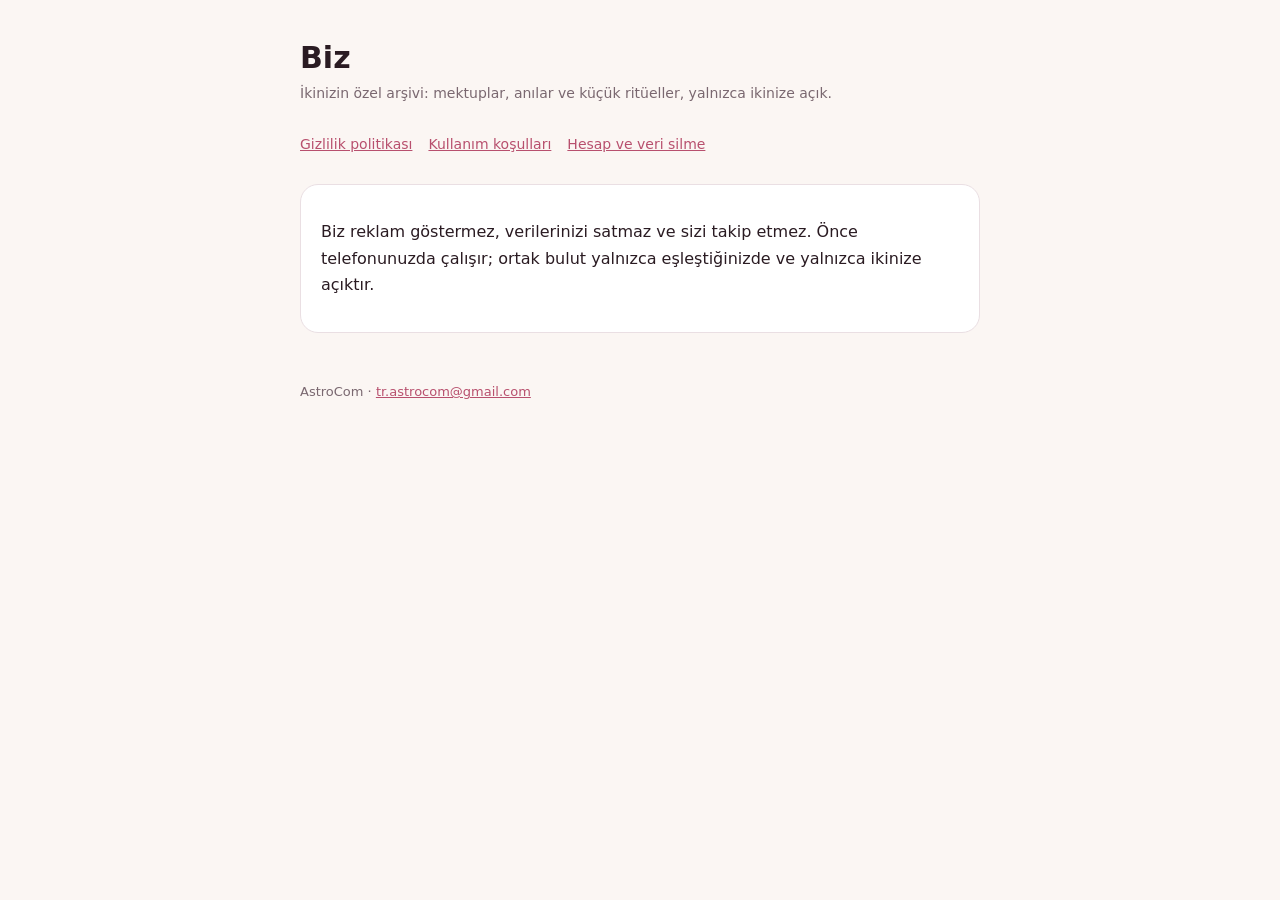
<file: index.html>
<!doctype html>
<html lang="tr">
<head>
<meta charset="utf-8">
<meta name="viewport" content="width=device-width,initial-scale=1">
<title>Biz</title>
<meta name="description" content="Biz: iki kişinin özel arşivi. Mektuplar, anılar ve küçük ritüeller, yalnızca ikinize açık.">
<link rel="stylesheet" href="stil.css">
</head>
<body>
<main>
<h1>Biz</h1>
<p class="alt">İkinizin özel arşivi: mektuplar, anılar ve küçük ritüeller, yalnızca ikinize açık.</p>
<nav><a href="gizlilik.html">Gizlilik politikası</a><a href="kosullar.html">Kullanım koşulları</a><a href="hesap-silme.html">Hesap ve veri silme</a></nav>
<div class="kart">
<p>Biz reklam göstermez, verilerinizi satmaz ve sizi takip etmez. Önce telefonunuzda çalışır; ortak bulut yalnızca eşleştiğinizde ve yalnızca ikinize açıktır.</p>
</div>
<footer>AstroCom · <a href="mailto:tr.astrocom@gmail.com">tr.astrocom@gmail.com</a></footer>
</main>
</body>
</html>
</file>
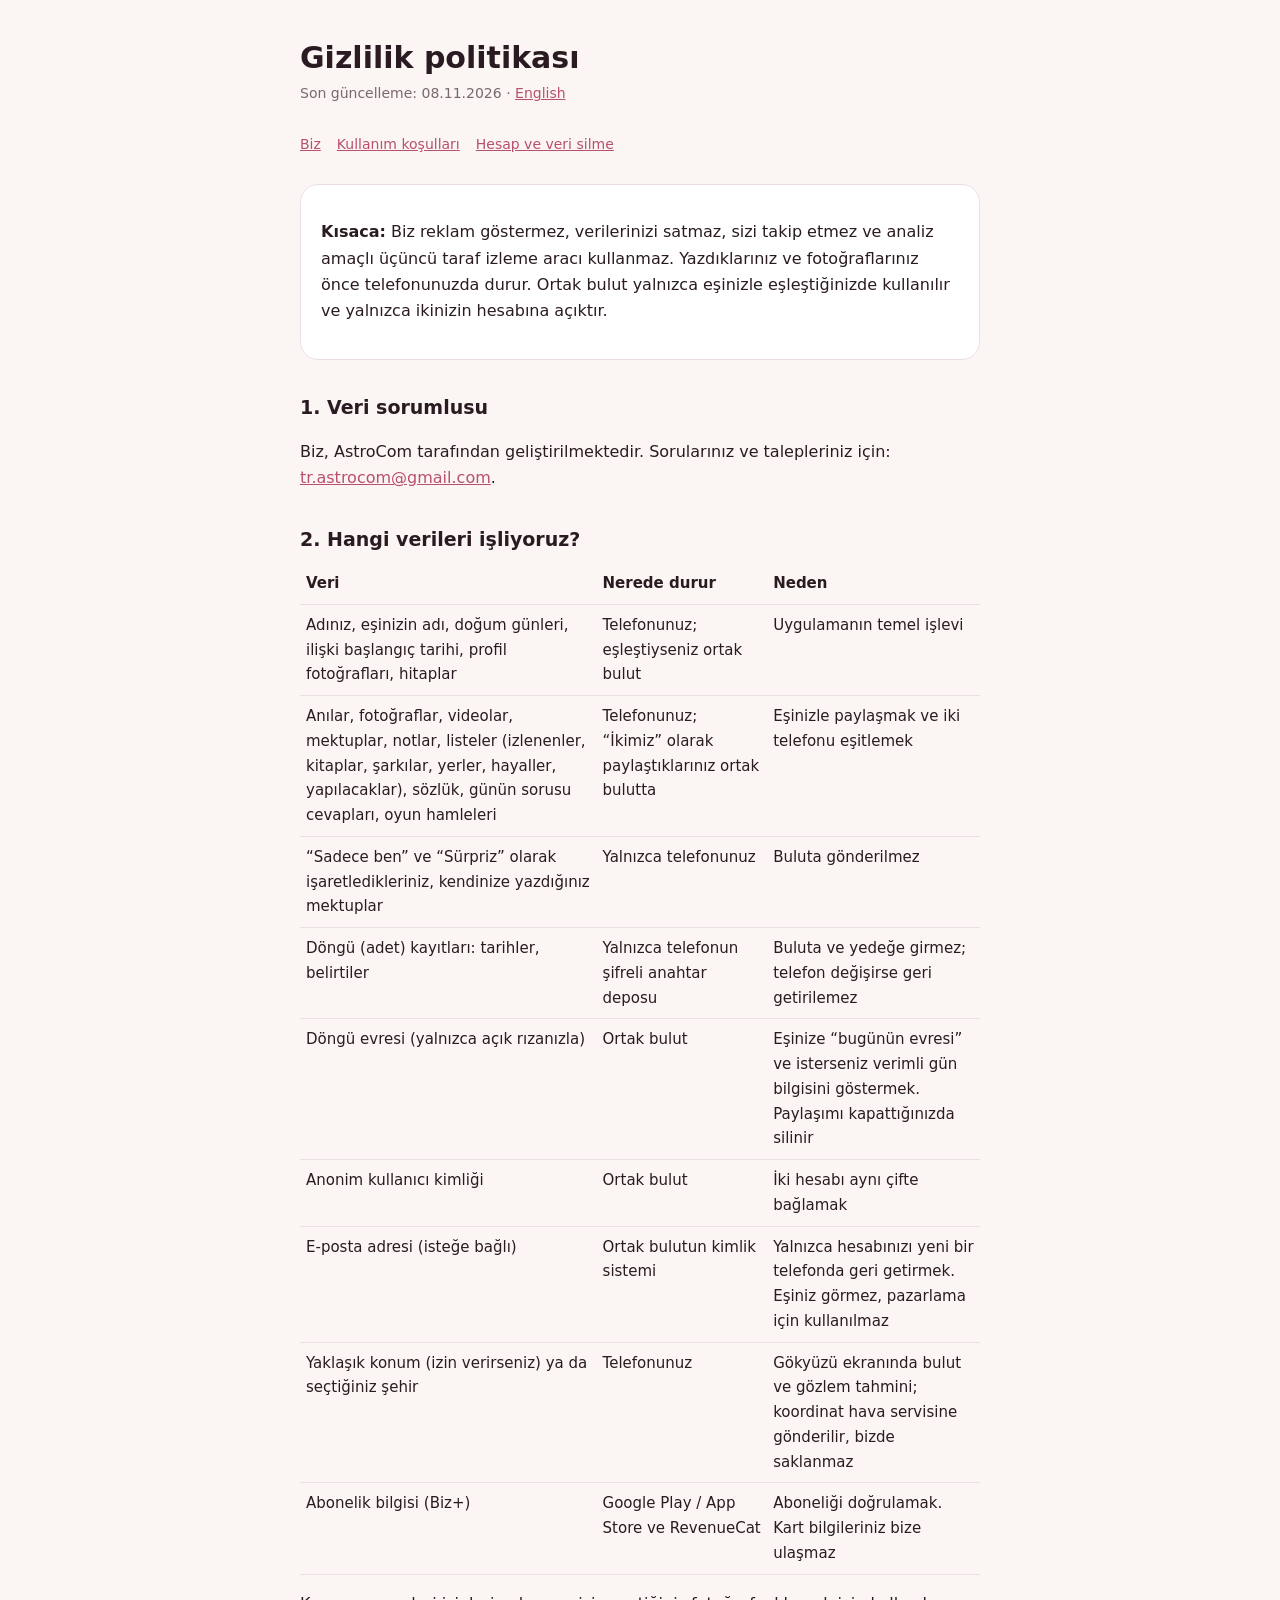
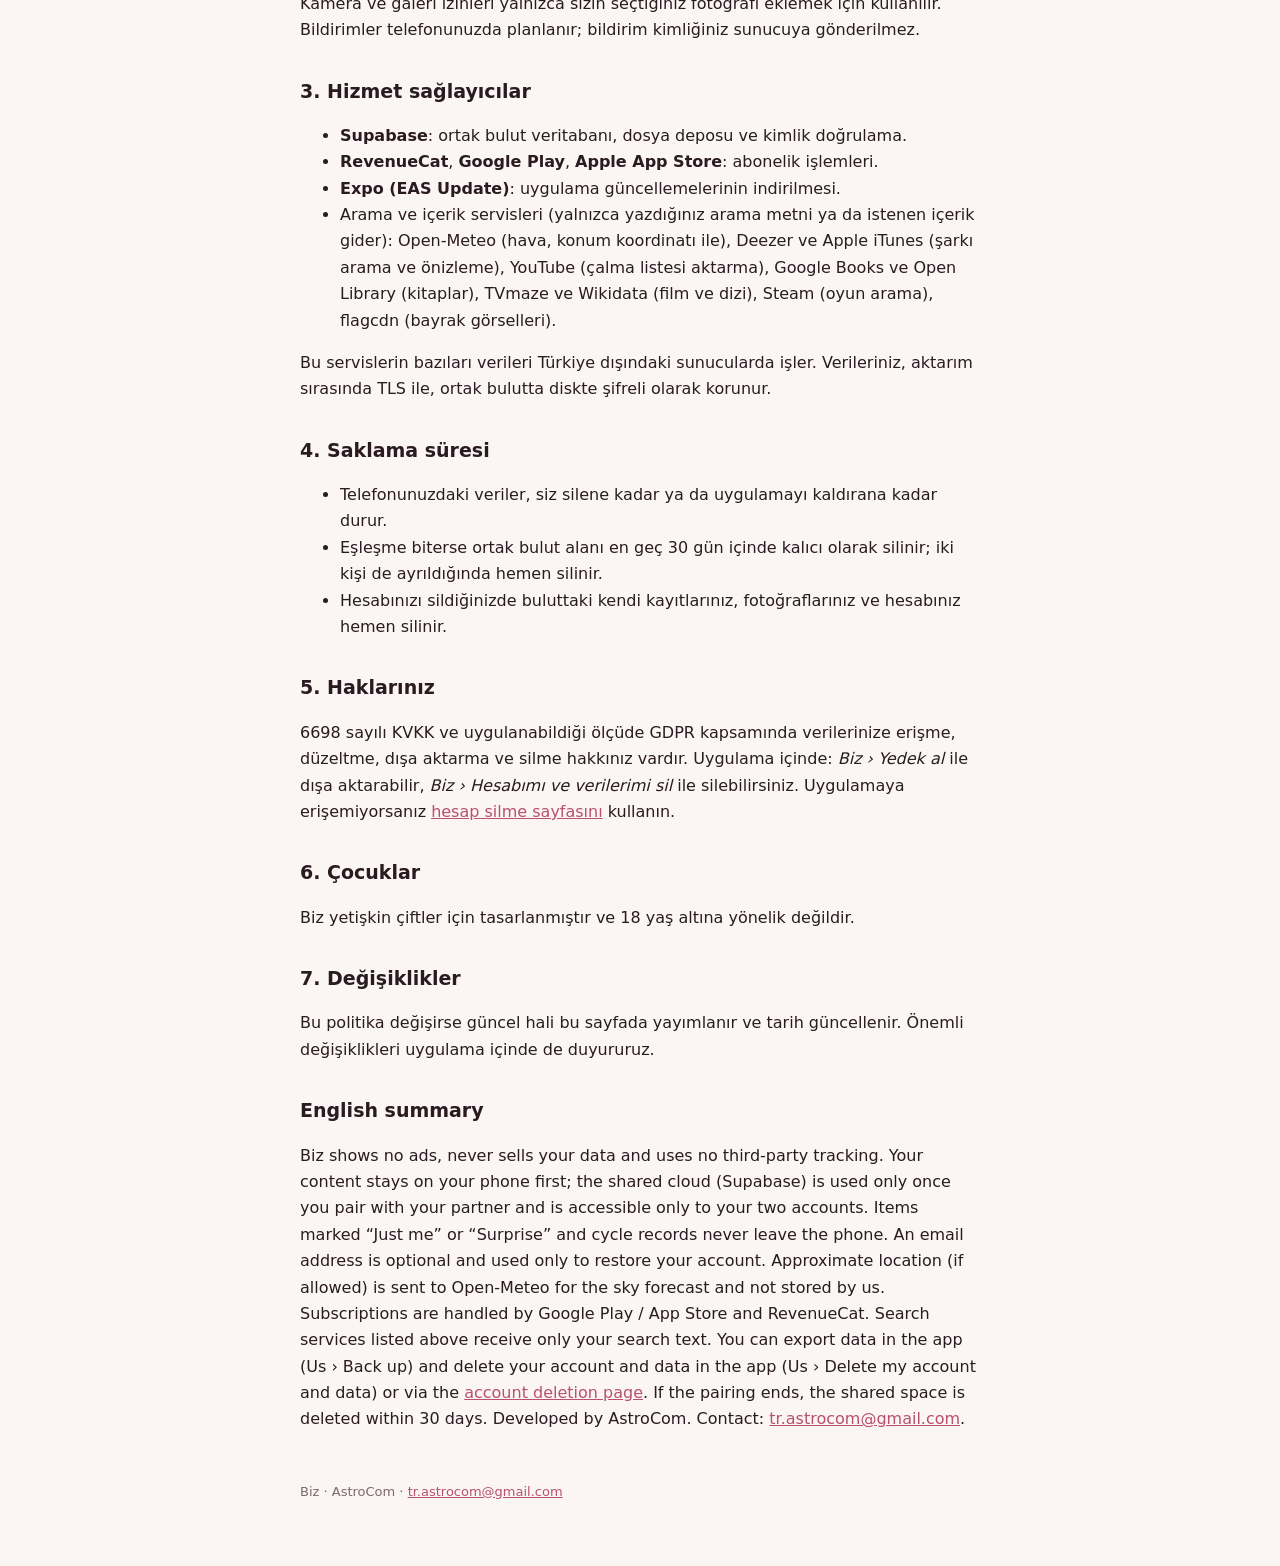
<file: gizlilik.html>
<!doctype html>
<html lang="tr">
<head>
<meta charset="utf-8">
<meta name="viewport" content="width=device-width,initial-scale=1">
<title>Biz Gizlilik Politikası</title>
<link rel="stylesheet" href="stil.css">
</head>
<body>
<main>
<h1>Gizlilik politikası</h1>
<p class="alt">Son güncelleme: 08.11.2026 · <a href="#en">English</a></p>
<nav><a href="index.html">Biz</a><a href="kosullar.html">Kullanım koşulları</a><a href="hesap-silme.html">Hesap ve veri silme</a></nav>

<div class="kart"><p><strong>Kısaca:</strong> Biz reklam göstermez, verilerinizi satmaz, sizi takip etmez ve analiz amaçlı üçüncü taraf izleme aracı kullanmaz. Yazdıklarınız ve fotoğraflarınız önce telefonunuzda durur. Ortak bulut yalnızca eşinizle eşleştiğinizde kullanılır ve yalnızca ikinizin hesabına açıktır.</p></div>

<h2>1. Veri sorumlusu</h2>
<p>Biz, AstroCom tarafından geliştirilmektedir. Sorularınız ve talepleriniz için: <a href="mailto:tr.astrocom@gmail.com">tr.astrocom@gmail.com</a>.</p>

<h2>2. Hangi verileri işliyoruz?</h2>
<table>
<tr><th>Veri</th><th>Nerede durur</th><th>Neden</th></tr>
<tr><td>Adınız, eşinizin adı, doğum günleri, ilişki başlangıç tarihi, profil fotoğrafları, hitaplar</td><td>Telefonunuz; eşleştiyseniz ortak bulut</td><td>Uygulamanın temel işlevi</td></tr>
<tr><td>Anılar, fotoğraflar, videolar, mektuplar, notlar, listeler (izlenenler, kitaplar, şarkılar, yerler, hayaller, yapılacaklar), sözlük, günün sorusu cevapları, oyun hamleleri</td><td>Telefonunuz; “İkimiz” olarak paylaştıklarınız ortak bulutta</td><td>Eşinizle paylaşmak ve iki telefonu eşitlemek</td></tr>
<tr><td>“Sadece ben” ve “Sürpriz” olarak işaretledikleriniz, kendinize yazdığınız mektuplar</td><td>Yalnızca telefonunuz</td><td>Buluta gönderilmez</td></tr>
<tr><td>Döngü (adet) kayıtları: tarihler, belirtiler</td><td>Yalnızca telefonun şifreli anahtar deposu</td><td>Buluta ve yedeğe girmez; telefon değişirse geri getirilemez</td></tr>
<tr><td>Döngü evresi (yalnızca açık rızanızla)</td><td>Ortak bulut</td><td>Eşinize “bugünün evresi” ve isterseniz verimli gün bilgisini göstermek. Paylaşımı kapattığınızda silinir</td></tr>
<tr><td>Anonim kullanıcı kimliği</td><td>Ortak bulut</td><td>İki hesabı aynı çifte bağlamak</td></tr>
<tr><td>E-posta adresi (isteğe bağlı)</td><td>Ortak bulutun kimlik sistemi</td><td>Yalnızca hesabınızı yeni bir telefonda geri getirmek. Eşiniz görmez, pazarlama için kullanılmaz</td></tr>
<tr><td>Yaklaşık konum (izin verirseniz) ya da seçtiğiniz şehir</td><td>Telefonunuz</td><td>Gökyüzü ekranında bulut ve gözlem tahmini; koordinat hava servisine gönderilir, bizde saklanmaz</td></tr>
<tr><td>Abonelik bilgisi (Biz+)</td><td>Google Play / App Store ve RevenueCat</td><td>Aboneliği doğrulamak. Kart bilgileriniz bize ulaşmaz</td></tr>
</table>
<p>Kamera ve galeri izinleri yalnızca sizin seçtiğiniz fotoğrafı eklemek için kullanılır. Bildirimler telefonunuzda planlanır; bildirim kimliğiniz sunucuya gönderilmez.</p>

<h2>3. Hizmet sağlayıcılar</h2>
<ul>
<li><strong>Supabase</strong>: ortak bulut veritabanı, dosya deposu ve kimlik doğrulama.</li>
<li><strong>RevenueCat</strong>, <strong>Google Play</strong>, <strong>Apple App Store</strong>: abonelik işlemleri.</li>
<li><strong>Expo (EAS Update)</strong>: uygulama güncellemelerinin indirilmesi.</li>
<li>Arama ve içerik servisleri (yalnızca yazdığınız arama metni ya da istenen içerik gider): Open-Meteo (hava, konum koordinatı ile), Deezer ve Apple iTunes (şarkı arama ve önizleme), YouTube (çalma listesi aktarma), Google Books ve Open Library (kitaplar), TVmaze ve Wikidata (film ve dizi), Steam (oyun arama), flagcdn (bayrak görselleri).</li>
</ul>
<p>Bu servislerin bazıları verileri Türkiye dışındaki sunucularda işler. Verileriniz, aktarım sırasında TLS ile, ortak bulutta diskte şifreli olarak korunur.</p>

<h2>4. Saklama süresi</h2>
<ul>
<li>Telefonunuzdaki veriler, siz silene kadar ya da uygulamayı kaldırana kadar durur.</li>
<li>Eşleşme biterse ortak bulut alanı en geç 30 gün içinde kalıcı olarak silinir; iki kişi de ayrıldığında hemen silinir.</li>
<li>Hesabınızı sildiğinizde buluttaki kendi kayıtlarınız, fotoğraflarınız ve hesabınız hemen silinir.</li>
</ul>

<h2>5. Haklarınız</h2>
<p>6698 sayılı KVKK ve uygulanabildiği ölçüde GDPR kapsamında verilerinize erişme, düzeltme, dışa aktarma ve silme hakkınız vardır. Uygulama içinde: <em>Biz › Yedek al</em> ile dışa aktarabilir, <em>Biz › Hesabımı ve verilerimi sil</em> ile silebilirsiniz. Uygulamaya erişemiyorsanız <a href="hesap-silme.html">hesap silme sayfasını</a> kullanın.</p>

<h2>6. Çocuklar</h2>
<p>Biz yetişkin çiftler için tasarlanmıştır ve 18 yaş altına yönelik değildir.</p>

<h2>7. Değişiklikler</h2>
<p>Bu politika değişirse güncel hali bu sayfada yayımlanır ve tarih güncellenir. Önemli değişiklikleri uygulama içinde de duyururuz.</p>

<h2 id="en">English summary</h2>
<p>Biz shows no ads, never sells your data and uses no third-party tracking. Your content stays on your phone first; the shared cloud (Supabase) is used only once you pair with your partner and is accessible only to your two accounts. Items marked “Just me” or “Surprise” and cycle records never leave the phone. An email address is optional and used only to restore your account. Approximate location (if allowed) is sent to Open-Meteo for the sky forecast and not stored by us. Subscriptions are handled by Google Play / App Store and RevenueCat. Search services listed above receive only your search text. You can export data in the app (Us › Back up) and delete your account and data in the app (Us › Delete my account and data) or via the <a href="hesap-silme.html">account deletion page</a>. If the pairing ends, the shared space is deleted within 30 days. Developed by AstroCom. Contact: <a href="mailto:tr.astrocom@gmail.com">tr.astrocom@gmail.com</a>.</p>

<footer>Biz · AstroCom · <a href="mailto:tr.astrocom@gmail.com">tr.astrocom@gmail.com</a></footer>
</main>
</body>
</html>
</file>
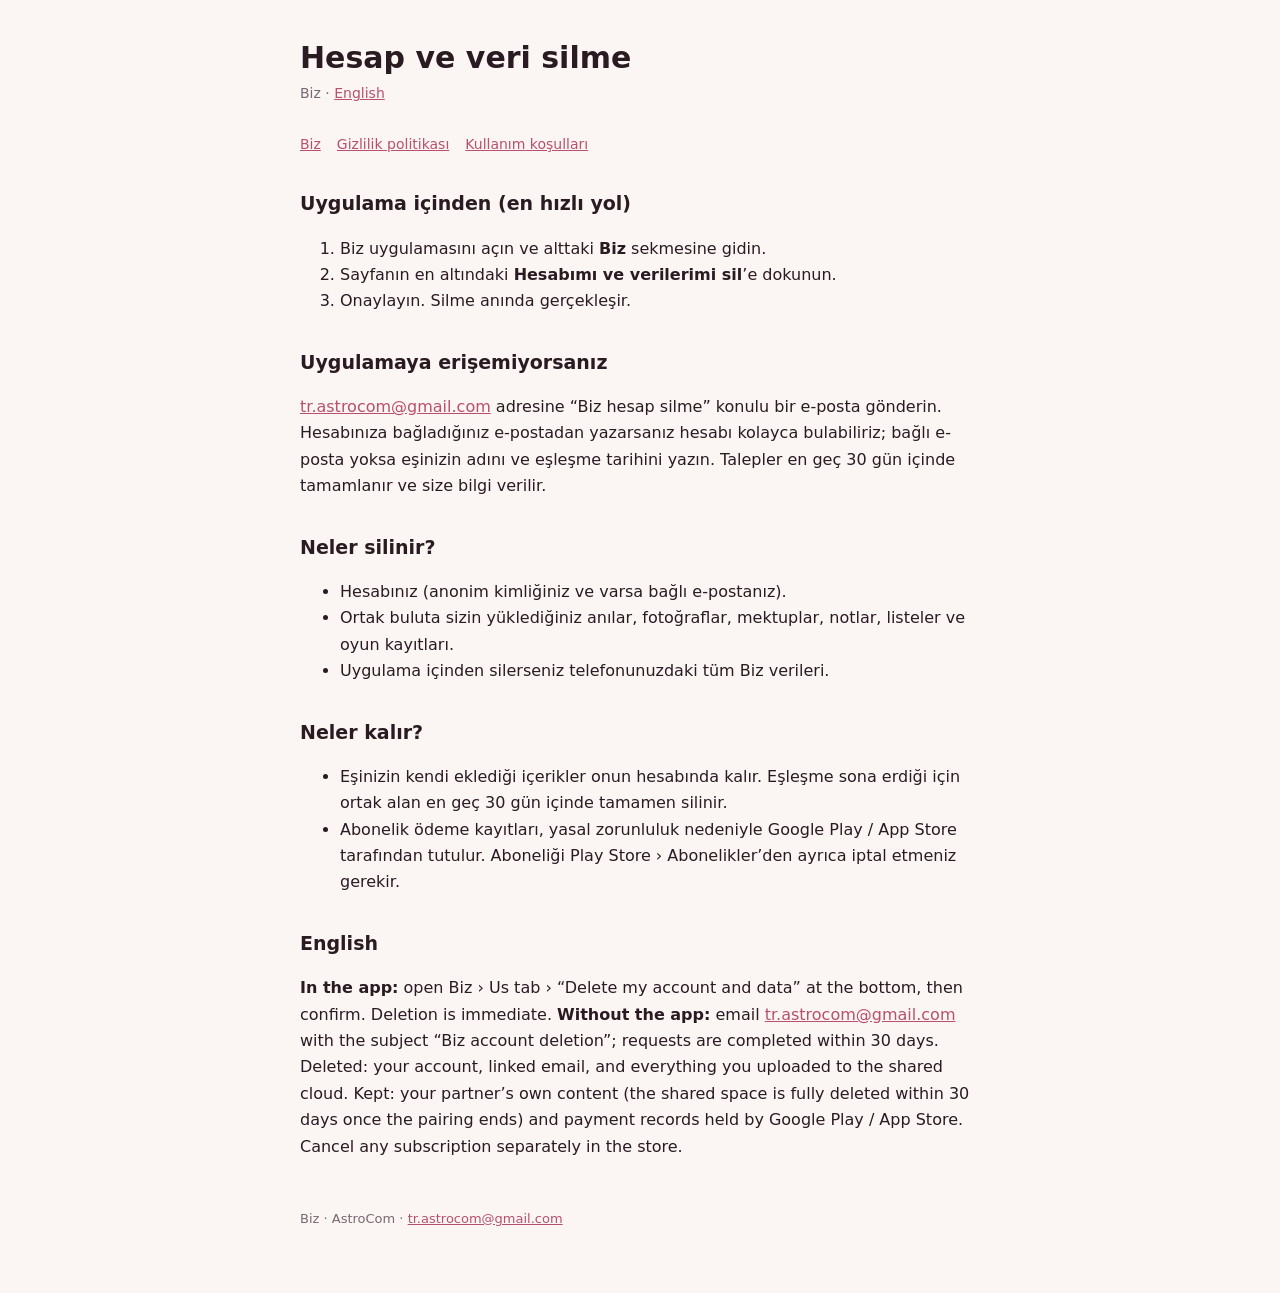
<file: hesap-silme.html>
<!doctype html>
<html lang="tr">
<head>
<meta charset="utf-8">
<meta name="viewport" content="width=device-width,initial-scale=1">
<title>Biz Hesap Silme</title>
<link rel="stylesheet" href="stil.css">
</head>
<body>
<main>
<h1>Hesap ve veri silme</h1>
<p class="alt">Biz · <a href="#en">English</a></p>
<nav><a href="index.html">Biz</a><a href="gizlilik.html">Gizlilik politikası</a><a href="kosullar.html">Kullanım koşulları</a></nav>

<h2>Uygulama içinden (en hızlı yol)</h2>
<ol>
<li>Biz uygulamasını açın ve alttaki <strong>Biz</strong> sekmesine gidin.</li>
<li>Sayfanın en altındaki <strong>Hesabımı ve verilerimi sil</strong>’e dokunun.</li>
<li>Onaylayın. Silme anında gerçekleşir.</li>
</ol>

<h2>Uygulamaya erişemiyorsanız</h2>
<p><a href="mailto:tr.astrocom@gmail.com?subject=Biz%20hesap%20silme">tr.astrocom@gmail.com</a> adresine “Biz hesap silme” konulu bir e-posta gönderin. Hesabınıza bağladığınız e-postadan yazarsanız hesabı kolayca bulabiliriz; bağlı e-posta yoksa eşinizin adını ve eşleşme tarihini yazın. Talepler en geç 30 gün içinde tamamlanır ve size bilgi verilir.</p>

<h2>Neler silinir?</h2>
<ul>
<li>Hesabınız (anonim kimliğiniz ve varsa bağlı e-postanız).</li>
<li>Ortak buluta sizin yüklediğiniz anılar, fotoğraflar, mektuplar, notlar, listeler ve oyun kayıtları.</li>
<li>Uygulama içinden silerseniz telefonunuzdaki tüm Biz verileri.</li>
</ul>

<h2>Neler kalır?</h2>
<ul>
<li>Eşinizin kendi eklediği içerikler onun hesabında kalır. Eşleşme sona erdiği için ortak alan en geç 30 gün içinde tamamen silinir.</li>
<li>Abonelik ödeme kayıtları, yasal zorunluluk nedeniyle Google Play / App Store tarafından tutulur. Aboneliği Play Store › Abonelikler’den ayrıca iptal etmeniz gerekir.</li>
</ul>

<h2 id="en">English</h2>
<p><strong>In the app:</strong> open Biz › Us tab › “Delete my account and data” at the bottom, then confirm. Deletion is immediate. <strong>Without the app:</strong> email <a href="mailto:tr.astrocom@gmail.com?subject=Biz%20account%20deletion">tr.astrocom@gmail.com</a> with the subject “Biz account deletion”; requests are completed within 30 days. Deleted: your account, linked email, and everything you uploaded to the shared cloud. Kept: your partner’s own content (the shared space is fully deleted within 30 days once the pairing ends) and payment records held by Google Play / App Store. Cancel any subscription separately in the store.</p>

<footer>Biz · AstroCom · <a href="mailto:tr.astrocom@gmail.com">tr.astrocom@gmail.com</a></footer>
</main>
</body>
</html>
</file>
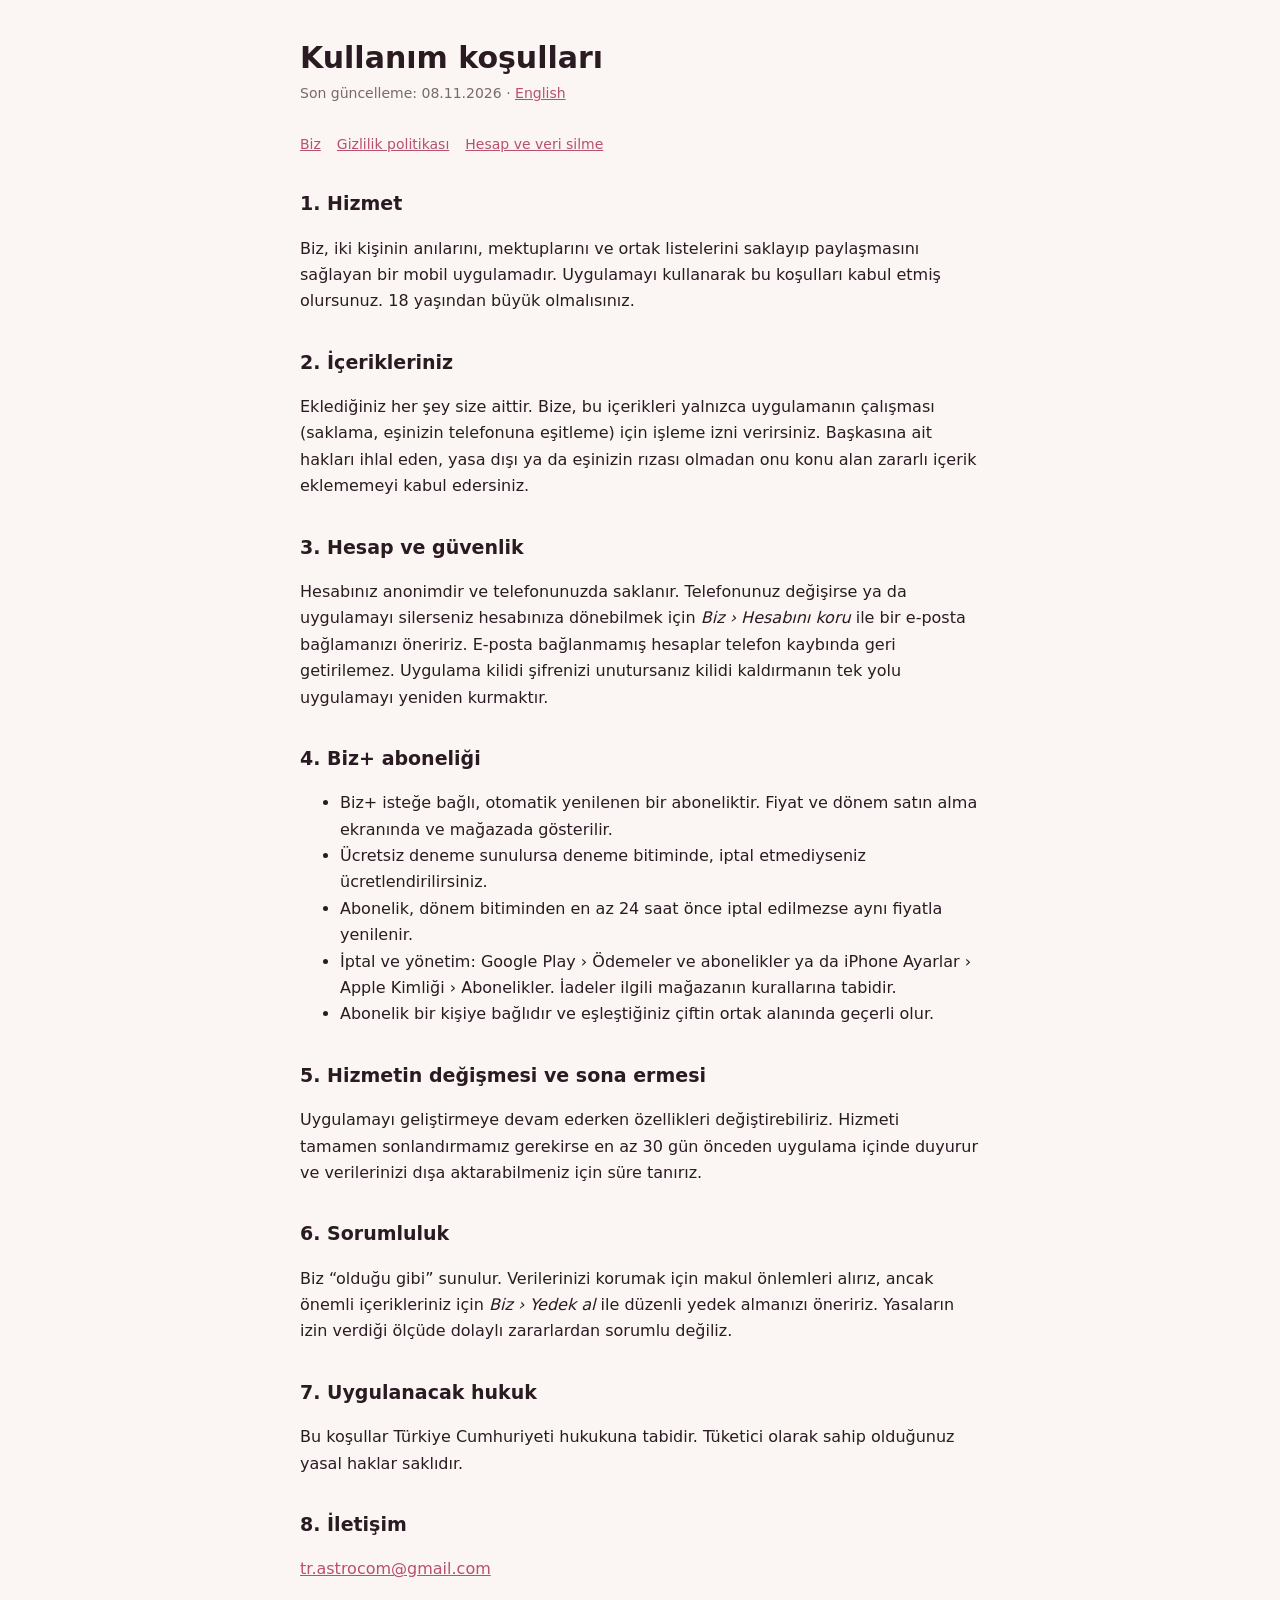
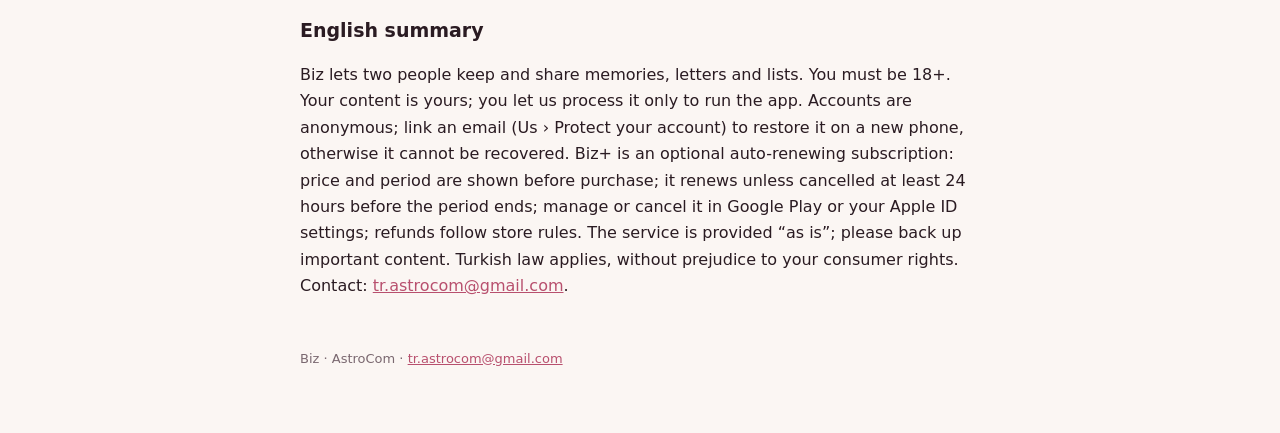
<file: kosullar.html>
<!doctype html>
<html lang="tr">
<head>
<meta charset="utf-8">
<meta name="viewport" content="width=device-width,initial-scale=1">
<title>Biz Kullanım Koşulları</title>
<link rel="stylesheet" href="stil.css">
</head>
<body>
<main>
<h1>Kullanım koşulları</h1>
<p class="alt">Son güncelleme: 08.11.2026 · <a href="#en">English</a></p>
<nav><a href="index.html">Biz</a><a href="gizlilik.html">Gizlilik politikası</a><a href="hesap-silme.html">Hesap ve veri silme</a></nav>

<h2>1. Hizmet</h2>
<p>Biz, iki kişinin anılarını, mektuplarını ve ortak listelerini saklayıp paylaşmasını sağlayan bir mobil uygulamadır. Uygulamayı kullanarak bu koşulları kabul etmiş olursunuz. 18 yaşından büyük olmalısınız.</p>

<h2>2. İçerikleriniz</h2>
<p>Eklediğiniz her şey size aittir. Bize, bu içerikleri yalnızca uygulamanın çalışması (saklama, eşinizin telefonuna eşitleme) için işleme izni verirsiniz. Başkasına ait hakları ihlal eden, yasa dışı ya da eşinizin rızası olmadan onu konu alan zararlı içerik eklememeyi kabul edersiniz.</p>

<h2>3. Hesap ve güvenlik</h2>
<p>Hesabınız anonimdir ve telefonunuzda saklanır. Telefonunuz değişirse ya da uygulamayı silerseniz hesabınıza dönebilmek için <em>Biz › Hesabını koru</em> ile bir e-posta bağlamanızı öneririz. E-posta bağlanmamış hesaplar telefon kaybında geri getirilemez. Uygulama kilidi şifrenizi unutursanız kilidi kaldırmanın tek yolu uygulamayı yeniden kurmaktır.</p>

<h2>4. Biz+ aboneliği</h2>
<ul>
<li>Biz+ isteğe bağlı, otomatik yenilenen bir aboneliktir. Fiyat ve dönem satın alma ekranında ve mağazada gösterilir.</li>
<li>Ücretsiz deneme sunulursa deneme bitiminde, iptal etmediyseniz ücretlendirilirsiniz.</li>
<li>Abonelik, dönem bitiminden en az 24 saat önce iptal edilmezse aynı fiyatla yenilenir.</li>
<li>İptal ve yönetim: Google Play › Ödemeler ve abonelikler ya da iPhone Ayarlar › Apple Kimliği › Abonelikler. İadeler ilgili mağazanın kurallarına tabidir.</li>
<li>Abonelik bir kişiye bağlıdır ve eşleştiğiniz çiftin ortak alanında geçerli olur.</li>
</ul>

<h2>5. Hizmetin değişmesi ve sona ermesi</h2>
<p>Uygulamayı geliştirmeye devam ederken özellikleri değiştirebiliriz. Hizmeti tamamen sonlandırmamız gerekirse en az 30 gün önceden uygulama içinde duyurur ve verilerinizi dışa aktarabilmeniz için süre tanırız.</p>

<h2>6. Sorumluluk</h2>
<p>Biz “olduğu gibi” sunulur. Verilerinizi korumak için makul önlemleri alırız, ancak önemli içerikleriniz için <em>Biz › Yedek al</em> ile düzenli yedek almanızı öneririz. Yasaların izin verdiği ölçüde dolaylı zararlardan sorumlu değiliz.</p>

<h2>7. Uygulanacak hukuk</h2>
<p>Bu koşullar Türkiye Cumhuriyeti hukukuna tabidir. Tüketici olarak sahip olduğunuz yasal haklar saklıdır.</p>

<h2>8. İletişim</h2>
<p><a href="mailto:tr.astrocom@gmail.com">tr.astrocom@gmail.com</a></p>

<h2 id="en">English summary</h2>
<p>Biz lets two people keep and share memories, letters and lists. You must be 18+. Your content is yours; you let us process it only to run the app. Accounts are anonymous; link an email (Us › Protect your account) to restore it on a new phone, otherwise it cannot be recovered. Biz+ is an optional auto-renewing subscription: price and period are shown before purchase; it renews unless cancelled at least 24 hours before the period ends; manage or cancel it in Google Play or your Apple ID settings; refunds follow store rules. The service is provided “as is”; please back up important content. Turkish law applies, without prejudice to your consumer rights. Contact: <a href="mailto:tr.astrocom@gmail.com">tr.astrocom@gmail.com</a>.</p>

<footer>Biz · AstroCom · <a href="mailto:tr.astrocom@gmail.com">tr.astrocom@gmail.com</a></footer>
</main>
</body>
</html>
</file>
<file: stil.css>
:root{--bg:#FBF6F3;--kart:#FFFFFF;--metin:#2A1B22;--soluk:#7A6870;--vurgu:#B8506E;--cizgi:#EADFE3}
@media (prefers-color-scheme:dark){:root{--bg:#16121A;--kart:#211A26;--metin:#F3EAF0;--soluk:#A89BA3;--vurgu:#E58BA5;--cizgi:#33283A}}
*{box-sizing:border-box}
body{margin:0;background:var(--bg);color:var(--metin);font:16px/1.65 system-ui,-apple-system,"Segoe UI",Roboto,sans-serif}
main{max-width:720px;margin:0 auto;padding:40px 20px 64px}
h1{font-size:30px;line-height:1.2;margin:0 0 6px}
h2{font-size:19px;margin:32px 0 8px}
p,li{color:var(--metin)}
.alt{color:var(--soluk);font-size:14px;margin:0 0 28px}
a{color:var(--vurgu)}
nav{display:flex;gap:16px;flex-wrap:wrap;font-size:14px;margin-bottom:28px}
.kart{background:var(--kart);border:1px solid var(--cizgi);border-radius:18px;padding:18px 20px;margin:16px 0}
table{width:100%;border-collapse:collapse;font-size:15px}
th,td{text-align:left;padding:8px 6px;border-bottom:1px solid var(--cizgi);vertical-align:top}
footer{margin-top:48px;color:var(--soluk);font-size:13px}
</file>
